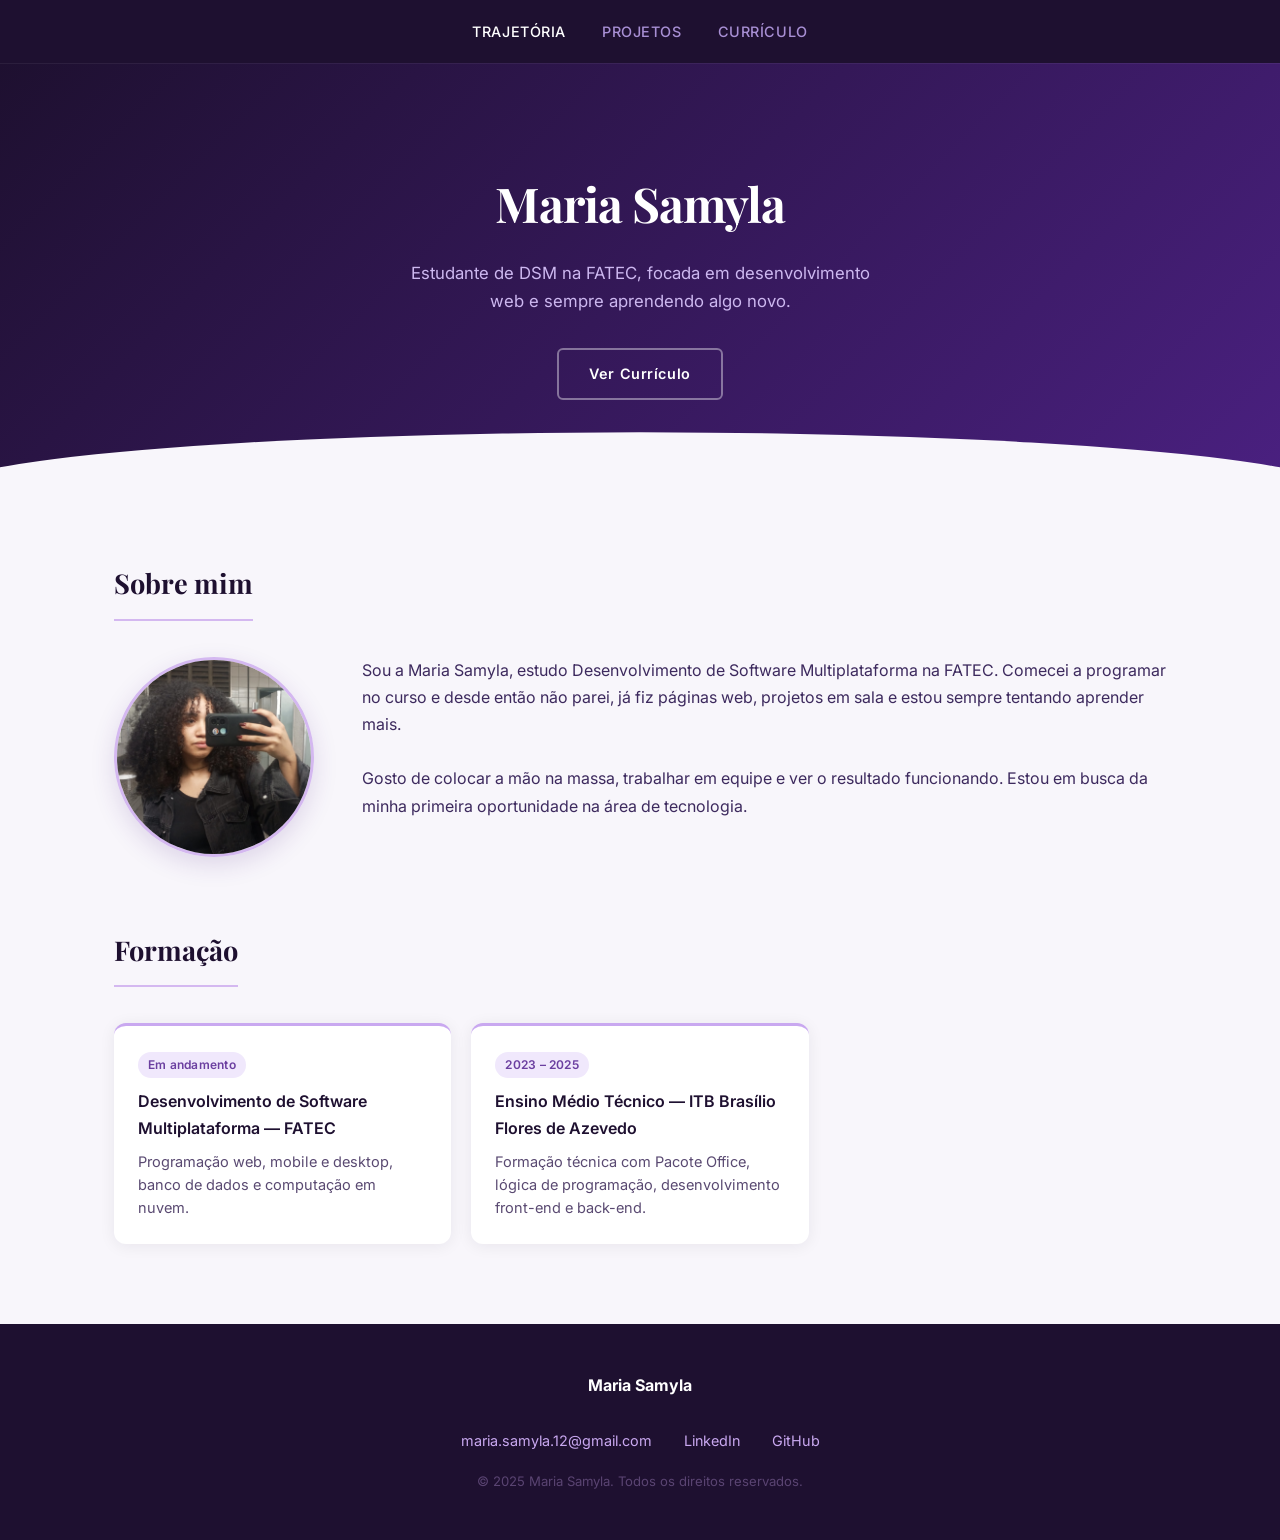
<file: index.html>
<!DOCTYPE html>
<html lang="pt-BR">
<head>
  <meta charset="UTF-8">
  <meta name="viewport" content="width=device-width, initial-scale=1.0">
  <link rel="stylesheet" href="coiso.css">
  <title>Maria Samyla — Portfólio</title>
</head>
<body>

  <header id="cabecalho">
    <div class="container">
      <nav>
        <ul>
          <li><a href="index.html" class="active">Trajetória</a></li>
          <li><a href="projetos.html">Projetos</a></li>
          <li><a href="curriculo.html">Currículo</a></li>
        </ul>
      </nav>
    </div>
  </header>

  <section id="hero">
    <h1>Maria Samyla</h1>
    <p>Estudante de DSM na FATEC, focada em desenvolvimento web e sempre aprendendo algo novo.</p>
    <a href="curriculo.html" class="btn">Ver Currículo</a>
  </section>

  <main class="section">
    <h2>Sobre mim</h2>
    <div class="sobre-grid">
      <img src="foto.jpeg" alt="Foto de Maria Samyla">
      <div>
        <p>
          Sou a Maria Samyla, estudo Desenvolvimento de Software Multiplataforma na FATEC.
          Comecei a programar no curso e desde então não parei, já fiz páginas web,
          projetos em sala e estou sempre tentando aprender mais.
        </p>
        <br>
        <p>
          Gosto de colocar a mão na massa, trabalhar em equipe e ver o resultado funcionando.
          Estou em busca da minha primeira oportunidade na área de tecnologia.
        </p>
      </div>
    </div>
  </main>

  <main class="section">
    <h2>Formação</h2>
    <div class="cards">
      <div class="card">
        <span class="tag">Em andamento</span>
        <h3>Desenvolvimento de Software Multiplataforma — FATEC</h3>
        <p>Programação web, mobile e desktop, banco de dados e computação em nuvem.</p>
      </div>
      <div class="card">
        <span class="tag">2023 – 2025</span>
        <h3>Ensino Médio Técnico — ITB Brasílio Flores de Azevedo</h3>
        <p>Formação técnica com Pacote Office, lógica de programação, desenvolvimento front-end e back-end.</p>
      </div>
    </div>
  </main>

  <footer id="rodape">
    <div>
      <strong>Maria Samyla</strong>
      <br><br>
      <a href="mailto:maria.samyla.12@gmail.com">maria.samyla.12@gmail.com</a>
      <a href="https://www.linkedin.com/in/mariaferreirasantos" target="_blank">LinkedIn</a>
      <a href="https://github.com/Mariasamyla" target="_blank">GitHub</a>
    </div>
    <p>© 2025 Maria Samyla. Todos os direitos reservados.</p>
  </footer>

</body>
</html>
</file>
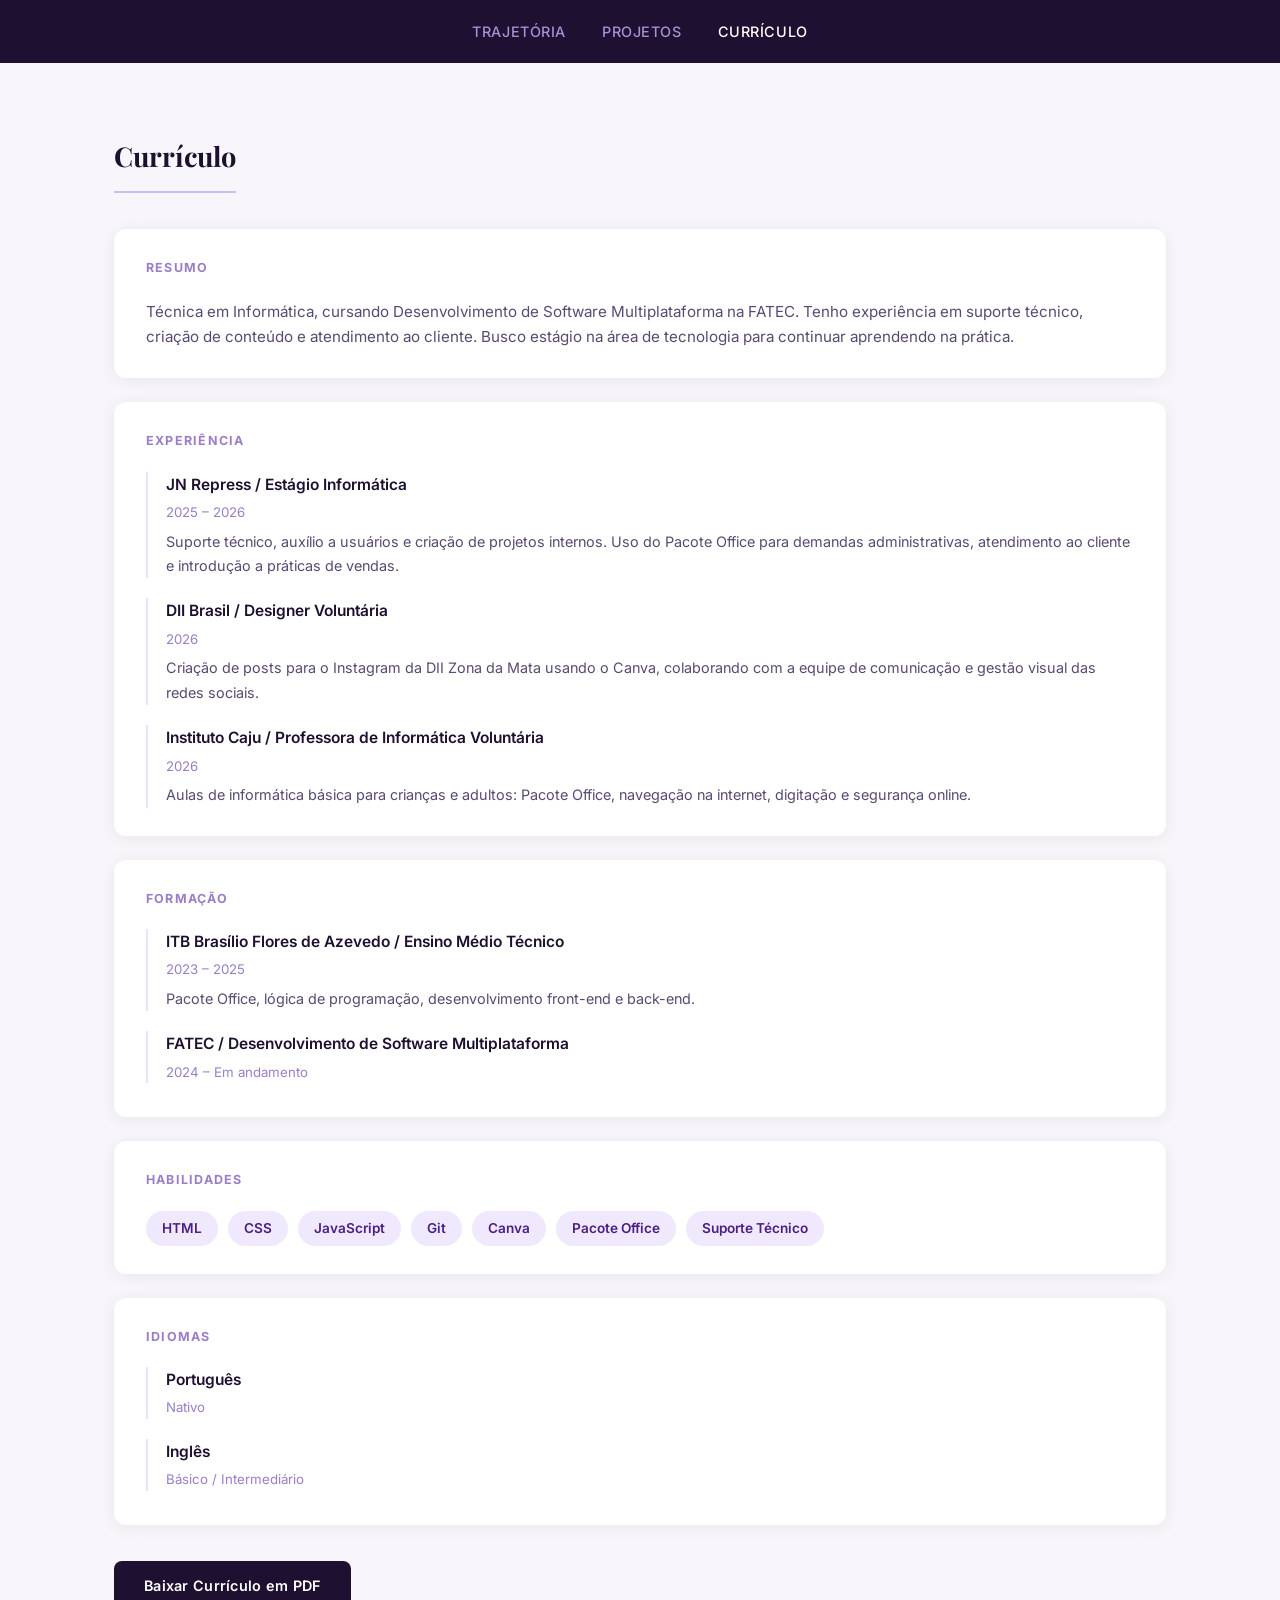
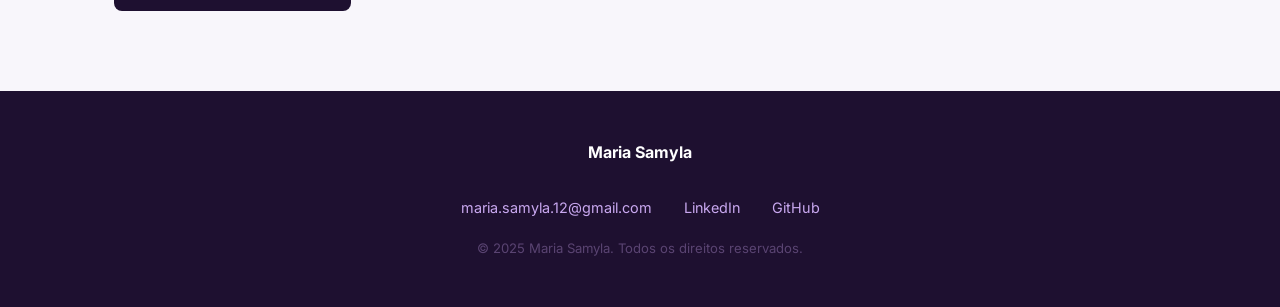
<file: curriculo.html>
<!DOCTYPE html>
<html lang="pt-BR">
<head>
  <meta charset="UTF-8">
  <meta name="viewport" content="width=device-width, initial-scale=1.0">
  <link rel="stylesheet" href="coiso.css">
  <title>Currículo — Maria Samyla</title>
</head>
<body>

  <header id="cabecalho">
    <div class="container">
      <nav>
        <ul>
          <li><a href="index.html">Trajetória</a></li>
          <li><a href="projetos.html">Projetos</a></li>
          <li><a href="curriculo.html" class="active">Currículo</a></li>
        </ul>
      </nav>
    </div>
  </header>

  <main class="section">
    <h2>Currículo</h2>

    <div class="cv-block">
      <h3>Resumo</h3>
      <p style="color:#5a4a72; font-size:0.95rem;">
        Técnica em Informática, cursando Desenvolvimento de Software Multiplataforma na FATEC.
        Tenho experiência em suporte técnico, criação de conteúdo e atendimento ao cliente.
        Busco estágio na área de tecnologia para continuar aprendendo na prática.
      </p>
    </div>

    <div class="cv-block">
      <h3>Experiência</h3>
      <div class="cv-item">
        <strong>JN Repress / Estágio Informática</strong>
        <span>2025 – 2026</span>
        <p>Suporte técnico, auxílio a usuários e criação de projetos internos. Uso do Pacote Office para demandas administrativas, atendimento ao cliente e introdução a práticas de vendas.</p>
      </div>
      <div class="cv-item">
        <strong>DII Brasil / Designer Voluntária</strong>
        <span>2026</span>
        <p>Criação de posts para o Instagram da DII Zona da Mata usando o Canva, colaborando com a equipe de comunicação e gestão visual das redes sociais.</p>
      </div>
      <div class="cv-item">
        <strong>Instituto Caju / Professora de Informática Voluntária</strong>
        <span>2026</span>
        <p>Aulas de informática básica para crianças e adultos: Pacote Office, navegação na internet, digitação e segurança online.</p>
      </div>
    </div>

    <div class="cv-block">
      <h3>Formação</h3>
      <div class="cv-item">
        <strong>ITB Brasílio Flores de Azevedo / Ensino Médio Técnico</strong>
        <span>2023 – 2025</span>
        <p>Pacote Office, lógica de programação, desenvolvimento front-end e back-end.</p>
      </div>
      <div class="cv-item">
        <strong>FATEC / Desenvolvimento de Software Multiplataforma</strong>
        <span>2024 – Em andamento</span>
      </div>
    </div>

    <div class="cv-block">
      <h3>Habilidades</h3>
      <div class="skills-list">
        <span class="skill">HTML</span>
        <span class="skill">CSS</span>
        <span class="skill">JavaScript</span>
        <span class="skill">Git</span>
        <span class="skill">Canva</span>
        <span class="skill">Pacote Office</span>
        <span class="skill">Suporte Técnico</span>
      </div>
    </div>

    <div class="cv-block">
      <h3>Idiomas</h3>
      <div class="cv-item">
        <strong>Português</strong>
        <span>Nativo</span>
      </div>
      <div class="cv-item">
        <strong>Inglês</strong>
        <span>Básico / Intermediário</span>
      </div>
    </div>

    <a href="curriculo.pdf" class="btn-download" download>
      Baixar Currículo em PDF
    </a>
  </main>

  <footer id="rodape">
    <div>
      <strong>Maria Samyla</strong>
      <br><br>
      <a href="mailto:maria.samyla.12@gmail.com">maria.samyla.12@gmail.com</a>
      <a href="https://www.linkedin.com/in/mariaferreirasantos" target="_blank">LinkedIn</a>
      <a href="https://github.com/Mariasamyla" target="_blank">GitHub</a>
    </div>
    <p>© 2025 Maria Samyla. Todos os direitos reservados.</p>
  </footer>

</body>
</html>
</file>
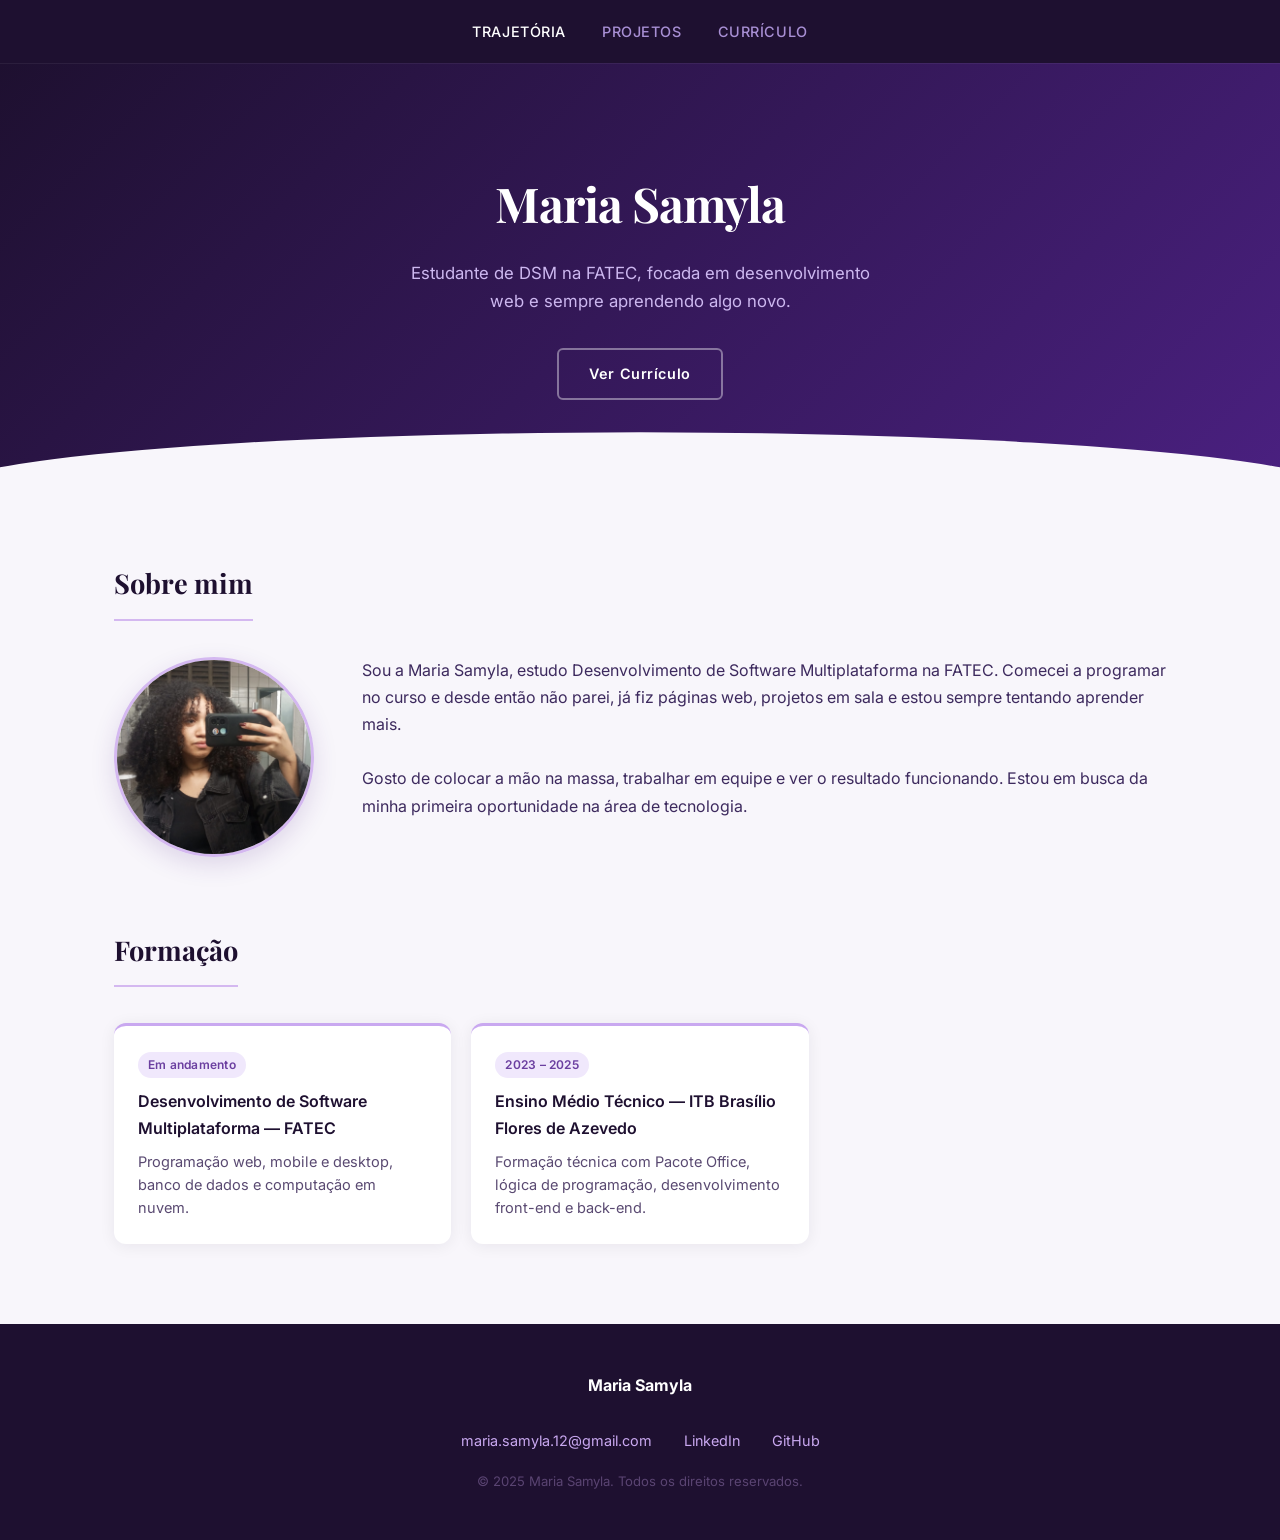
<file: portifolio.html>
<!DOCTYPE html>
<html lang="pt-BR">
<head>
  <meta charset="UTF-8">
  <meta name="viewport" content="width=device-width, initial-scale=1.0">
  <link rel="stylesheet" href="coiso.css">
  <title>Maria Samyla — Portfólio</title>
</head>
<body>

  <header id="cabecalho">
    <div class="container">
      <nav>
        <ul>
          <li><a href="portifolio.html" class="active">Trajetória</a></li>
          <li><a href="projetos.html">Projetos</a></li>
          <li><a href="curriculo.html">Currículo</a></li>
        </ul>
      </nav>
    </div>
  </header>

  <section id="hero">
    <h1>Maria Samyla</h1>
    <p>Estudante de DSM na FATEC, focada em desenvolvimento web e sempre aprendendo algo novo.</p>
    <a href="curriculo.html" class="btn">Ver Currículo</a>
  </section>

  <main class="section">
    <h2>Sobre mim</h2>
    <div class="sobre-grid">
      <img src="foto.jpeg" alt="Foto de Maria Samyla">
      <div>
        <p>
          Sou a Maria Samyla, estudo Desenvolvimento de Software Multiplataforma na FATEC.
          Comecei a programar no curso e desde então não parei, já fiz páginas web,
          projetos em sala e estou sempre tentando aprender mais.
        </p>
        <br>
        <p>
          Gosto de colocar a mão na massa, trabalhar em equipe e ver o resultado funcionando.
          Estou em busca da minha primeira oportunidade na área de tecnologia.
        </p>
      </div>
    </div>
  </main>

  <main class="section">
    <h2>Formação</h2>
    <div class="cards">
      <div class="card">
        <span class="tag">Em andamento</span>
        <h3>Desenvolvimento de Software Multiplataforma — FATEC</h3>
        <p>Programação web, mobile e desktop, banco de dados e computação em nuvem.</p>
      </div>
      <div class="card">
        <span class="tag">2023 – 2025</span>
        <h3>Ensino Médio Técnico — ITB Brasílio Flores de Azevedo</h3>
        <p>Formação técnica com Pacote Office, lógica de programação, desenvolvimento front-end e back-end.</p>
      </div>
    </div>
  </main>

  <footer id="rodape">
    <div>
      <strong>Maria Samyla</strong>
      <br><br>
      <a href="mailto:maria.samyla.12@gmail.com">maria.samyla.12@gmail.com</a>
      <a href="https://www.linkedin.com/in/mariaferreirasantos" target="_blank">LinkedIn</a>
      <a href="https://github.com/Mariasamyla" target="_blank">GitHub</a>
    </div>
    <p>© 2025 Maria Samyla. Todos os direitos reservados.</p>
  </footer>

</body>
</html>
</file>
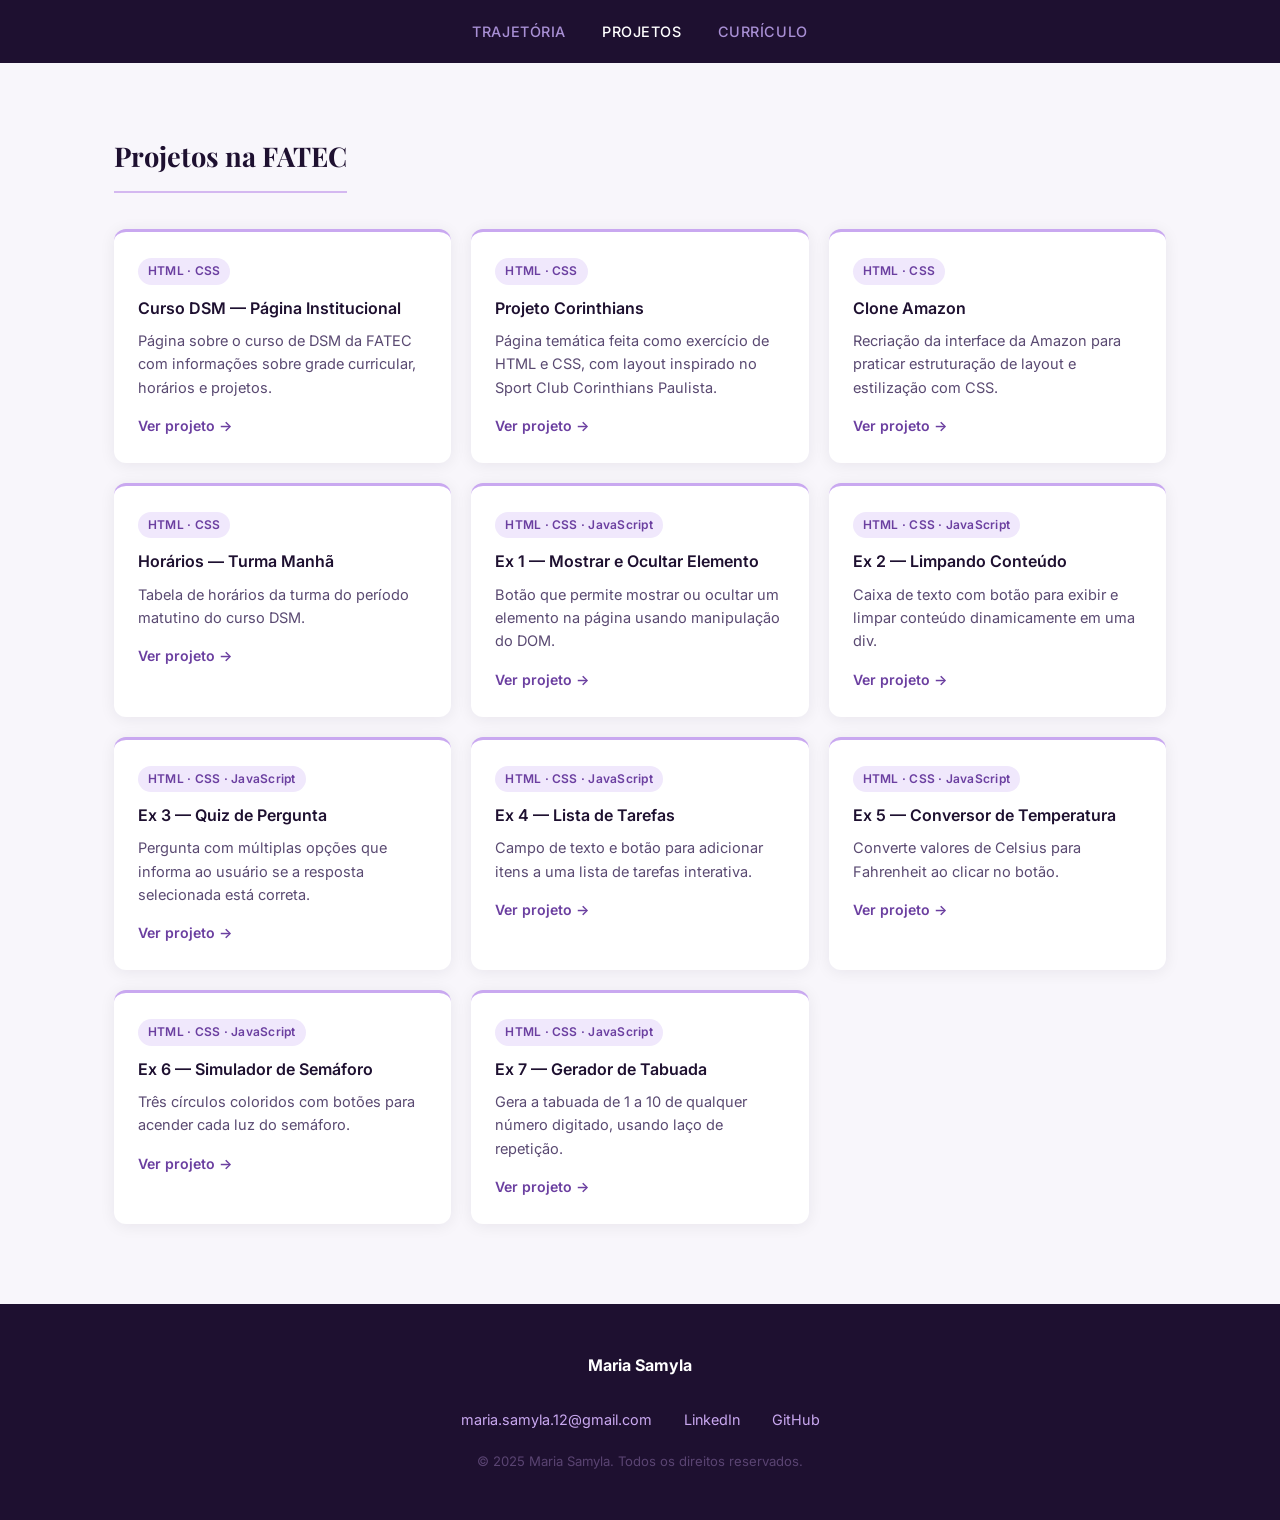
<file: projetos.html>
<!DOCTYPE html>
<html lang="pt-BR">
<head>
  <meta charset="UTF-8">
  <meta name="viewport" content="width=device-width, initial-scale=1.0">
  <link rel="stylesheet" href="coiso.css">
  <title>Projetos — Maria Samyla</title>
</head>
<body>

  <header id="cabecalho">
    <div class="container">
      <nav>
        <ul>
          <li><a href="index.html">Trajetória</a></li>
          <li><a href="projetos.html" class="active">Projetos</a></li>
          <li><a href="curriculo.html">Currículo</a></li>
        </ul>
      </nav>
    </div>
  </header>

  <main class="section">
    <h2>Projetos na FATEC</h2>
    <div class="cards">

      <div class="card">
        <span class="tag">HTML · CSS</span>
        <h3>Curso DSM — Página Institucional</h3>
        <p>Página sobre o curso de DSM da FATEC com informações sobre grade curricular, horários e projetos.</p>
        <a href="https://mariasamyla.github.io/FATEC/" target="_blank">Ver projeto →</a>
      </div>

      <div class="card">
        <span class="tag">HTML · CSS</span>
        <h3>Projeto Corinthians</h3>
        <p>Página temática feita como exercício de HTML e CSS, com layout inspirado no Sport Club Corinthians Paulista.</p>
        <a href="https://mariasamyla.github.io/FATEC/corinthians.html" target="_blank">Ver projeto →</a>
      </div>

      <div class="card">
        <span class="tag">HTML · CSS</span>
        <h3>Clone Amazon</h3>
        <p>Recriação da interface da Amazon para praticar estruturação de layout e estilização com CSS.</p>
        <a href="https://mariasamyla.github.io/FATEC/amazon.html" target="_blank">Ver projeto →</a>
      </div>

      <div class="card">
        <span class="tag">HTML · CSS</span>
        <h3>Horários — Turma Manhã</h3>
        <p>Tabela de horários da turma do período matutino do curso DSM.</p>
        <a href="https://mariasamyla.github.io/FATEC/horarios.html" target="_blank">Ver projeto →</a>
      </div>

      <div class="card">
        <span class="tag">HTML · CSS · JavaScript</span>
        <h3>Ex 1 — Mostrar e Ocultar Elemento</h3>
        <p>Botão que permite mostrar ou ocultar um elemento na página usando manipulação do DOM.</p>
        <a href="https://mariasamyla.github.io/exercicios-javascript/exercicio_01.html" target="_blank">Ver projeto →</a>
      </div>

      <div class="card">
        <span class="tag">HTML · CSS · JavaScript</span>
        <h3>Ex 2 — Limpando Conteúdo</h3>
        <p>Caixa de texto com botão para exibir e limpar conteúdo dinamicamente em uma div.</p>
        <a href="https://mariasamyla.github.io/exercicios-javascript/exercicio_02.html" target="_blank">Ver projeto →</a>
      </div>

      <div class="card">
        <span class="tag">HTML · CSS · JavaScript</span>
        <h3>Ex 3 — Quiz de Pergunta</h3>
        <p>Pergunta com múltiplas opções que informa ao usuário se a resposta selecionada está correta.</p>
        <a href="https://mariasamyla.github.io/exercicios-javascript/exercicio_03.html" target="_blank">Ver projeto →</a>
      </div>

      <div class="card">
        <span class="tag">HTML · CSS · JavaScript</span>
        <h3>Ex 4 — Lista de Tarefas</h3>
        <p>Campo de texto e botão para adicionar itens a uma lista de tarefas interativa.</p>
        <a href="https://mariasamyla.github.io/exercicios-javascript/exercicio_04.html" target="_blank">Ver projeto →</a>
      </div>

      <div class="card">
        <span class="tag">HTML · CSS · JavaScript</span>
        <h3>Ex 5 — Conversor de Temperatura</h3>
        <p>Converte valores de Celsius para Fahrenheit ao clicar no botão.</p>
        <a href="https://mariasamyla.github.io/exercicios-javascript/exercicio_05.html" target="_blank">Ver projeto →</a>
      </div>

      <div class="card">
        <span class="tag">HTML · CSS · JavaScript</span>
        <h3>Ex 6 — Simulador de Semáforo</h3>
        <p>Três círculos coloridos com botões para acender cada luz do semáforo.</p>
        <a href="https://mariasamyla.github.io/exercicios-javascript/exercicio_06.html" target="_blank">Ver projeto →</a>
      </div>

      <div class="card">
        <span class="tag">HTML · CSS · JavaScript</span>
        <h3>Ex 7 — Gerador de Tabuada</h3>
        <p>Gera a tabuada de 1 a 10 de qualquer número digitado, usando laço de repetição.</p>
        <a href="https://mariasamyla.github.io/exercicios-javascript/exercicio_07.html" target="_blank">Ver projeto →</a>
      </div>

    </div>
  </main>

  <footer id="rodape">
    <div>
      <strong>Maria Samyla</strong>
      <br><br>
      <a href="mailto:maria.samyla.12@gmail.com">maria.samyla.12@gmail.com</a>
      <a href="https://www.linkedin.com/in/mariaferreirasantos" target="_blank">LinkedIn</a>
      <a href="https://github.com/Mariasamyla" target="_blank">GitHub</a>
    </div>
    <p>© 2025 Maria Samyla. Todos os direitos reservados.</p>
  </footer>

</body>
</html>
</file>
<file: coiso.css>
@import url('https://fonts.googleapis.com/css2?family=Inter:wght@400;500;600;700&family=Playfair+Display:wght@700&display=swap');

* {
  margin: 0;
  padding: 0;
  box-sizing: border-box;
}

body {
  font-family: 'Inter', sans-serif;
  background: #f8f6fb;
  color: #1e1030;
  line-height: 1.7;
}

/* NAV */
#cabecalho {
  background: #1e1030;
  padding: 18px 0;
  position: sticky;
  top: 0;
  z-index: 100;
  box-shadow: 0 1px 0 rgba(255,255,255,0.06);
}

#cabecalho .container {
  max-width: 1100px;
  margin: auto;
  display: flex;
  align-items: center;
  justify-content: center;
  padding: 0 24px;
}

#cabecalho nav ul {
  display: flex;
  gap: 36px;
  list-style: none;
}

#cabecalho nav a {
  text-decoration: none;
  color: #a88fd4;
  font-weight: 500;
  font-size: 0.9rem;
  letter-spacing: 0.04em;
  text-transform: uppercase;
  transition: color 0.2s;
}

#cabecalho nav a:hover,
#cabecalho nav a.active {
  color: #fff;
}

/* HERO */
#hero {
  background: linear-gradient(135deg, #1e1030 0%, #4a2080 100%);
  color: white;
  padding: 100px 24px 90px;
  text-align: center;
  position: relative;
  overflow: hidden;
}

#hero::after {
  content: '';
  position: absolute;
  bottom: -2px;
  left: 0;
  width: 100%;
  height: 60px;
  background: #f8f6fb;
  clip-path: ellipse(55% 100% at 50% 100%);
}

#hero h1 {
  font-family: 'Playfair Display', serif;
  font-size: 3rem;
  font-weight: 700;
  margin-bottom: 14px;
  letter-spacing: -0.02em;
}

#hero p {
  font-size: 1.05rem;
  color: #cdb8f0;
  max-width: 480px;
  margin: 0 auto 32px;
}

#hero .btn {
  display: inline-block;
  background: transparent;
  color: #fff;
  padding: 12px 30px;
  border-radius: 6px;
  font-weight: 600;
  font-size: 0.9rem;
  text-decoration: none;
  border: 2px solid rgba(255,255,255,0.4);
  letter-spacing: 0.04em;
  transition: background 0.2s, border-color 0.2s;
}

#hero .btn:hover {
  background: rgba(255,255,255,0.1);
  border-color: #fff;
}

/* SECTIONS */
.section {
  max-width: 1100px;
  margin: 70px auto;
  padding: 0 24px;
}

.section h2 {
  font-family: 'Playfair Display', serif;
  font-size: 1.7rem;
  color: #1e1030;
  margin-bottom: 36px;
  padding-bottom: 12px;
  border-bottom: 2px solid #d4b8f0;
  display: inline-block;
}

/* SOBRE */
.sobre-grid {
  display: grid;
  grid-template-columns: 200px 1fr;
  gap: 48px;
  align-items: start;
}

.sobre-grid img {
  width: 200px;
  height: 200px;
  border-radius: 50%;
  object-fit: cover;
  border: 3px solid #d4b8f0;
  box-shadow: 0 8px 24px rgba(74,32,128,0.15);
}

.sobre-grid p {
  font-size: 1rem;
  color: #3d2a5e;
}

/* CARDS */
.cards {
  display: grid;
  grid-template-columns: repeat(auto-fill, minmax(290px, 1fr));
  gap: 20px;
}

.card {
  background: white;
  border-radius: 12px;
  padding: 24px;
  box-shadow: 0 2px 16px rgba(30,16,48,0.07);
  border-top: 3px solid #c9a8f0;
  transition: transform 0.25s, box-shadow 0.25s;
}

.card:hover {
  transform: translateY(-5px);
  box-shadow: 0 10px 28px rgba(30,16,48,0.13);
}

.card h3 {
  font-size: 1rem;
  font-weight: 600;
  color: #1e1030;
  margin-bottom: 8px;
}

.card .tag {
  display: inline-block;
  background: #f0e8fc;
  color: #6b3fa0;
  font-size: 0.75rem;
  padding: 3px 10px;
  border-radius: 20px;
  margin-bottom: 10px;
  font-weight: 600;
  letter-spacing: 0.02em;
}

.card p {
  font-size: 0.91rem;
  color: #5a4a72;
  line-height: 1.6;
}

.card a {
  display: inline-block;
  margin-top: 14px;
  color: #6b3fa0;
  font-weight: 600;
  font-size: 0.88rem;
  text-decoration: none;
  transition: gap 0.2s;
}

.card a:hover {
  text-decoration: underline;
}

/* CURRICULO */
.cv-block {
  background: white;
  border-radius: 12px;
  padding: 28px 32px;
  box-shadow: 0 2px 16px rgba(30,16,48,0.07);
  margin-bottom: 24px;
}

.cv-block h3 {
  font-size: 0.78rem;
  font-weight: 700;
  color: #9b7ec8;
  text-transform: uppercase;
  letter-spacing: 0.1em;
  margin-bottom: 20px;
}

.cv-item {
  border-left: 2px solid #ede0fc;
  padding-left: 18px;
  margin-bottom: 20px;
}

.cv-item:last-child {
  margin-bottom: 0;
}

.cv-item strong {
  display: block;
  color: #1e1030;
  font-size: 0.97rem;
  font-weight: 600;
}

.cv-item span {
  font-size: 0.83rem;
  color: #9b7ec8;
  display: block;
  margin: 3px 0 6px;
}

.cv-item p {
  font-size: 0.9rem;
  color: #5a4a72;
}

.skills-list {
  display: flex;
  flex-wrap: wrap;
  gap: 10px;
}

.skill {
  background: #f0e8fc;
  color: #4a2080;
  padding: 6px 16px;
  border-radius: 20px;
  font-size: 0.85rem;
  font-weight: 600;
}

.btn-download {
  display: inline-block;
  background: #1e1030;
  color: white;
  padding: 13px 30px;
  border-radius: 8px;
  font-weight: 600;
  font-size: 0.9rem;
  text-decoration: none;
  margin-top: 12px;
  transition: background 0.2s;
  letter-spacing: 0.02em;
}

.btn-download:hover {
  background: #4a2080;
}

/* FOOTER */
#rodape {
  background: #1e1030;
  color: #a88fd4;
  text-align: center;
  padding: 48px 24px;
  margin-top: 80px;
}

#rodape strong {
  color: #fff;
  font-size: 1rem;
}

#rodape a {
  color: #c9a8f0;
  text-decoration: none;
  margin: 0 14px;
  font-size: 0.9rem;
  transition: color 0.2s;
}

#rodape a:hover {
  color: #fff;
}

#rodape p {
  margin-top: 16px;
  font-size: 0.82rem;
  color: #5a4472;
}

/* RESPONSIVE */
@media (max-width: 640px) {
  .sobre-grid {
    grid-template-columns: 1fr;
    text-align: center;
  }
  .sobre-grid img {
    margin: 0 auto;
  }
  #hero h1 {
    font-size: 2rem;
  }
  #hero::after {
    display: none;
  }
}
</file>
